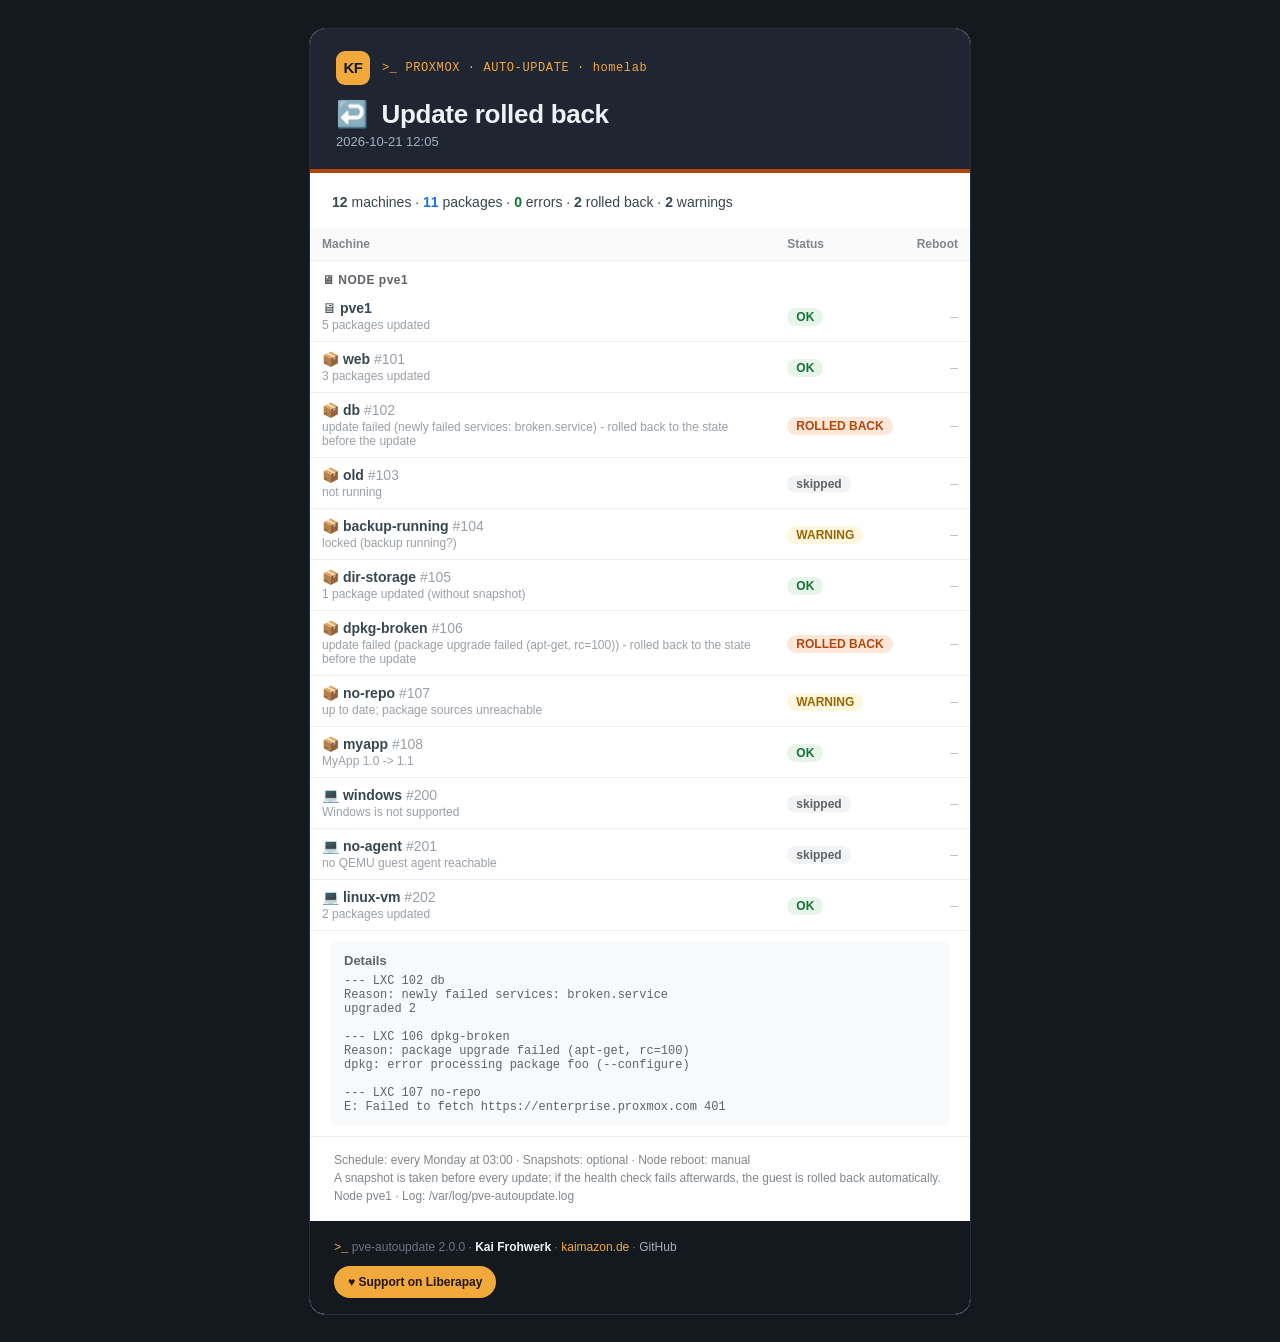
<file: docs/mail-example.html>
<!doctype html><meta charset="utf-8"><body style="margin:0">
<div style="background:#14181F;padding:28px 0;font-family:Inter,-apple-system,Segoe UI,Roboto,Helvetica,Arial,sans-serif">
<div style="max-width:660px;margin:0 auto;background:#ffffff;border-radius:16px;overflow:hidden;border:1px solid #262D3B">
<div style="background:#1F2531;padding:22px 26px 20px;color:#EEF1F6">
<table cellpadding="0" cellspacing="0" style="border-collapse:collapse"><tr><td style="padding-right:12px;vertical-align:middle"><span style="display:inline-block;width:34px;height:34px;line-height:34px;border-radius:9px;background:#F2A93B;color:#14181F;font-weight:800;font-size:15px;text-align:center;letter-spacing:-.5px">KF</span></td>
<td style="vertical-align:middle;font-family:'IBM Plex Mono',Consolas,Menlo,monospace;font-size:12px;color:#F2A93B;letter-spacing:.6px">&gt;_ PROXMOX &middot; AUTO-UPDATE &middot; homelab</td></tr></table>
<div style="font-family:'Schibsted Grotesk',Inter,-apple-system,Segoe UI,Arial,sans-serif;font-size:26px;font-weight:800;margin-top:14px;letter-spacing:-.3px">&#8617;&#65039;&nbsp; Update rolled back</div>
<div style="font-size:13px;color:#A8B0BE;margin-top:4px">2026-10-21  12:05</div>
</div>
<div style="height:4px;background:#b3470b;line-height:4px;font-size:0">&nbsp;</div>
<div style="padding:16px 22px 8px;font-size:14px;color:#37474f;line-height:1.9"><b>12</b> machines &middot; <b style="color:#1a73e8">11</b> packages &middot; <b style="color:#137333">0</b> errors &middot; <b>2</b> rolled back &middot; <b>2</b> warnings</div>
<table width="100%" cellpadding="0" cellspacing="0" style="border-collapse:collapse;margin:4px 0">
<tr style="background:#fafafa"><th style="padding:9px 12px;border-bottom:1px solid #eceff1;font-size:14px;color:#37474f;text-align:left;font-size:12px;color:#80868b">Machine</th><th style="padding:9px 12px;border-bottom:1px solid #eceff1;font-size:14px;color:#37474f;text-align:left;font-size:12px;color:#80868b">Status</th><th style="padding:9px 12px;border-bottom:1px solid #eceff1;font-size:14px;color:#37474f;text-align:right;font-size:12px;color:#80868b">Reboot</th></tr>
<tr><td colspan=3 style="padding:12px 12px 4px;font-size:12px;font-weight:700;color:#5f6368;letter-spacing:.5px">&#128421; NODE pve1</td></tr>
<tr><td style="padding:9px 12px;border-bottom:1px solid #eceff1;font-size:14px;color:#37474f">&#128421; <b>pve1</b><div style="font-size:12px;color:#9aa0a6;margin-top:2px">5 packages updated</div></td><td style="padding:9px 12px;border-bottom:1px solid #eceff1;font-size:14px;color:#37474f"><span style="background:#e6f4ea;color:#137333;padding:2px 9px;border-radius:11px;font-weight:600;font-size:12px;white-space:nowrap">OK</span></td><td style="padding:9px 12px;border-bottom:1px solid #eceff1;font-size:14px;color:#37474f;text-align:right"><span style="color:#bdc1c6">&#8211;</span></td></tr>
<tr><td style="padding:9px 12px;border-bottom:1px solid #eceff1;font-size:14px;color:#37474f">&#128230; <b>web</b> <span style="color:#9aa0a6">#101</span><div style="font-size:12px;color:#9aa0a6;margin-top:2px">3 packages updated</div></td><td style="padding:9px 12px;border-bottom:1px solid #eceff1;font-size:14px;color:#37474f"><span style="background:#e6f4ea;color:#137333;padding:2px 9px;border-radius:11px;font-weight:600;font-size:12px;white-space:nowrap">OK</span></td><td style="padding:9px 12px;border-bottom:1px solid #eceff1;font-size:14px;color:#37474f;text-align:right"><span style="color:#bdc1c6">&#8211;</span></td></tr>
<tr><td style="padding:9px 12px;border-bottom:1px solid #eceff1;font-size:14px;color:#37474f">&#128230; <b>db</b> <span style="color:#9aa0a6">#102</span><div style="font-size:12px;color:#9aa0a6;margin-top:2px">update failed (newly failed services: broken.service) - rolled back to the state before the update</div></td><td style="padding:9px 12px;border-bottom:1px solid #eceff1;font-size:14px;color:#37474f"><span style="background:#fde7d9;color:#b3470b;padding:2px 9px;border-radius:11px;font-weight:600;font-size:12px;white-space:nowrap">ROLLED BACK</span></td><td style="padding:9px 12px;border-bottom:1px solid #eceff1;font-size:14px;color:#37474f;text-align:right"><span style="color:#bdc1c6">&#8211;</span></td></tr>
<tr><td style="padding:9px 12px;border-bottom:1px solid #eceff1;font-size:14px;color:#37474f">&#128230; <b>old</b> <span style="color:#9aa0a6">#103</span><div style="font-size:12px;color:#9aa0a6;margin-top:2px">not running</div></td><td style="padding:9px 12px;border-bottom:1px solid #eceff1;font-size:14px;color:#37474f"><span style="background:#f1f3f4;color:#5f6368;padding:2px 9px;border-radius:11px;font-weight:600;font-size:12px;white-space:nowrap">skipped</span></td><td style="padding:9px 12px;border-bottom:1px solid #eceff1;font-size:14px;color:#37474f;text-align:right"><span style="color:#bdc1c6">&#8211;</span></td></tr>
<tr><td style="padding:9px 12px;border-bottom:1px solid #eceff1;font-size:14px;color:#37474f">&#128230; <b>backup-running</b> <span style="color:#9aa0a6">#104</span><div style="font-size:12px;color:#9aa0a6;margin-top:2px">locked (backup running?)</div></td><td style="padding:9px 12px;border-bottom:1px solid #eceff1;font-size:14px;color:#37474f"><span style="background:#fef7e0;color:#9a6700;padding:2px 9px;border-radius:11px;font-weight:600;font-size:12px;white-space:nowrap">WARNING</span></td><td style="padding:9px 12px;border-bottom:1px solid #eceff1;font-size:14px;color:#37474f;text-align:right"><span style="color:#bdc1c6">&#8211;</span></td></tr>
<tr><td style="padding:9px 12px;border-bottom:1px solid #eceff1;font-size:14px;color:#37474f">&#128230; <b>dir-storage</b> <span style="color:#9aa0a6">#105</span><div style="font-size:12px;color:#9aa0a6;margin-top:2px">1 package updated (without snapshot)</div></td><td style="padding:9px 12px;border-bottom:1px solid #eceff1;font-size:14px;color:#37474f"><span style="background:#e6f4ea;color:#137333;padding:2px 9px;border-radius:11px;font-weight:600;font-size:12px;white-space:nowrap">OK</span></td><td style="padding:9px 12px;border-bottom:1px solid #eceff1;font-size:14px;color:#37474f;text-align:right"><span style="color:#bdc1c6">&#8211;</span></td></tr>
<tr><td style="padding:9px 12px;border-bottom:1px solid #eceff1;font-size:14px;color:#37474f">&#128230; <b>dpkg-broken</b> <span style="color:#9aa0a6">#106</span><div style="font-size:12px;color:#9aa0a6;margin-top:2px">update failed (package upgrade failed (apt-get, rc=100)) - rolled back to the state before the update</div></td><td style="padding:9px 12px;border-bottom:1px solid #eceff1;font-size:14px;color:#37474f"><span style="background:#fde7d9;color:#b3470b;padding:2px 9px;border-radius:11px;font-weight:600;font-size:12px;white-space:nowrap">ROLLED BACK</span></td><td style="padding:9px 12px;border-bottom:1px solid #eceff1;font-size:14px;color:#37474f;text-align:right"><span style="color:#bdc1c6">&#8211;</span></td></tr>
<tr><td style="padding:9px 12px;border-bottom:1px solid #eceff1;font-size:14px;color:#37474f">&#128230; <b>no-repo</b> <span style="color:#9aa0a6">#107</span><div style="font-size:12px;color:#9aa0a6;margin-top:2px">up to date; package sources unreachable</div></td><td style="padding:9px 12px;border-bottom:1px solid #eceff1;font-size:14px;color:#37474f"><span style="background:#fef7e0;color:#9a6700;padding:2px 9px;border-radius:11px;font-weight:600;font-size:12px;white-space:nowrap">WARNING</span></td><td style="padding:9px 12px;border-bottom:1px solid #eceff1;font-size:14px;color:#37474f;text-align:right"><span style="color:#bdc1c6">&#8211;</span></td></tr>
<tr><td style="padding:9px 12px;border-bottom:1px solid #eceff1;font-size:14px;color:#37474f">&#128230; <b>myapp</b> <span style="color:#9aa0a6">#108</span><div style="font-size:12px;color:#9aa0a6;margin-top:2px">MyApp 1.0 -&gt; 1.1</div></td><td style="padding:9px 12px;border-bottom:1px solid #eceff1;font-size:14px;color:#37474f"><span style="background:#e6f4ea;color:#137333;padding:2px 9px;border-radius:11px;font-weight:600;font-size:12px;white-space:nowrap">OK</span></td><td style="padding:9px 12px;border-bottom:1px solid #eceff1;font-size:14px;color:#37474f;text-align:right"><span style="color:#bdc1c6">&#8211;</span></td></tr>
<tr><td style="padding:9px 12px;border-bottom:1px solid #eceff1;font-size:14px;color:#37474f">&#128187; <b>windows</b> <span style="color:#9aa0a6">#200</span><div style="font-size:12px;color:#9aa0a6;margin-top:2px">Windows is not supported</div></td><td style="padding:9px 12px;border-bottom:1px solid #eceff1;font-size:14px;color:#37474f"><span style="background:#f1f3f4;color:#5f6368;padding:2px 9px;border-radius:11px;font-weight:600;font-size:12px;white-space:nowrap">skipped</span></td><td style="padding:9px 12px;border-bottom:1px solid #eceff1;font-size:14px;color:#37474f;text-align:right"><span style="color:#bdc1c6">&#8211;</span></td></tr>
<tr><td style="padding:9px 12px;border-bottom:1px solid #eceff1;font-size:14px;color:#37474f">&#128187; <b>no-agent</b> <span style="color:#9aa0a6">#201</span><div style="font-size:12px;color:#9aa0a6;margin-top:2px">no QEMU guest agent reachable</div></td><td style="padding:9px 12px;border-bottom:1px solid #eceff1;font-size:14px;color:#37474f"><span style="background:#f1f3f4;color:#5f6368;padding:2px 9px;border-radius:11px;font-weight:600;font-size:12px;white-space:nowrap">skipped</span></td><td style="padding:9px 12px;border-bottom:1px solid #eceff1;font-size:14px;color:#37474f;text-align:right"><span style="color:#bdc1c6">&#8211;</span></td></tr>
<tr><td style="padding:9px 12px;border-bottom:1px solid #eceff1;font-size:14px;color:#37474f">&#128187; <b>linux-vm</b> <span style="color:#9aa0a6">#202</span><div style="font-size:12px;color:#9aa0a6;margin-top:2px">2 packages updated</div></td><td style="padding:9px 12px;border-bottom:1px solid #eceff1;font-size:14px;color:#37474f"><span style="background:#e6f4ea;color:#137333;padding:2px 9px;border-radius:11px;font-weight:600;font-size:12px;white-space:nowrap">OK</span></td><td style="padding:9px 12px;border-bottom:1px solid #eceff1;font-size:14px;color:#37474f;text-align:right"><span style="color:#bdc1c6">&#8211;</span></td></tr>
</table>
<div style="margin:10px 20px;padding:12px 14px;background:#f8f9fa;border-radius:8px"><div style="font-weight:700;color:#5f6368;font-size:13px;margin-bottom:6px">Details</div><pre style="margin:0;font-size:12px;color:#5f6368;white-space:pre-wrap">
--- LXC 102 db
Reason: newly failed services: broken.service
upgraded 2

--- LXC 106 dpkg-broken
Reason: package upgrade failed (apt-get, rc=100)
dpkg: error processing package foo (--configure)

--- LXC 107 no-repo
E: Failed to fetch https://enterprise.proxmox.com 401</pre></div>
<div style="padding:14px 24px 16px;color:#80868b;font-size:12px;line-height:1.5;border-top:1px solid #eceff1">Schedule: every Monday at 03:00 &middot; Snapshots: optional &middot; Node reboot: manual<br>A snapshot is taken before every update; if the health check fails afterwards, the guest is rolled back automatically.<br>Node pve1 &middot; Log: /var/log/pve-autoupdate.log</div>
<div style="background:#14181F;padding:16px 24px;color:#6C7484;font-size:12px;line-height:1.7">
<span style="font-family:'IBM Plex Mono',Consolas,Menlo,monospace;color:#F2A93B">&gt;_</span> pve-autoupdate 2.0.0 &middot; <span style="color:#EEF1F6;font-weight:700">Kai Frohwerk</span> &middot; <a href="https://kaimazon.de" style="color:#F2A93B;text-decoration:none">kaimazon.de</a> &middot; <a href="https://github.com/frohkai/PVE_Autoupdate" style="color:#A8B0BE;text-decoration:none">GitHub</a>
<br><a href="https://liberapay.com/Viollent_Tech/donate" style="display:inline-block;margin-top:8px;background:#F2A93B;color:#201503;padding:6px 14px;border-radius:999px;font-weight:700;text-decoration:none">&#9829; Support on Liberapay</a>
</div></div></div>
</file>
